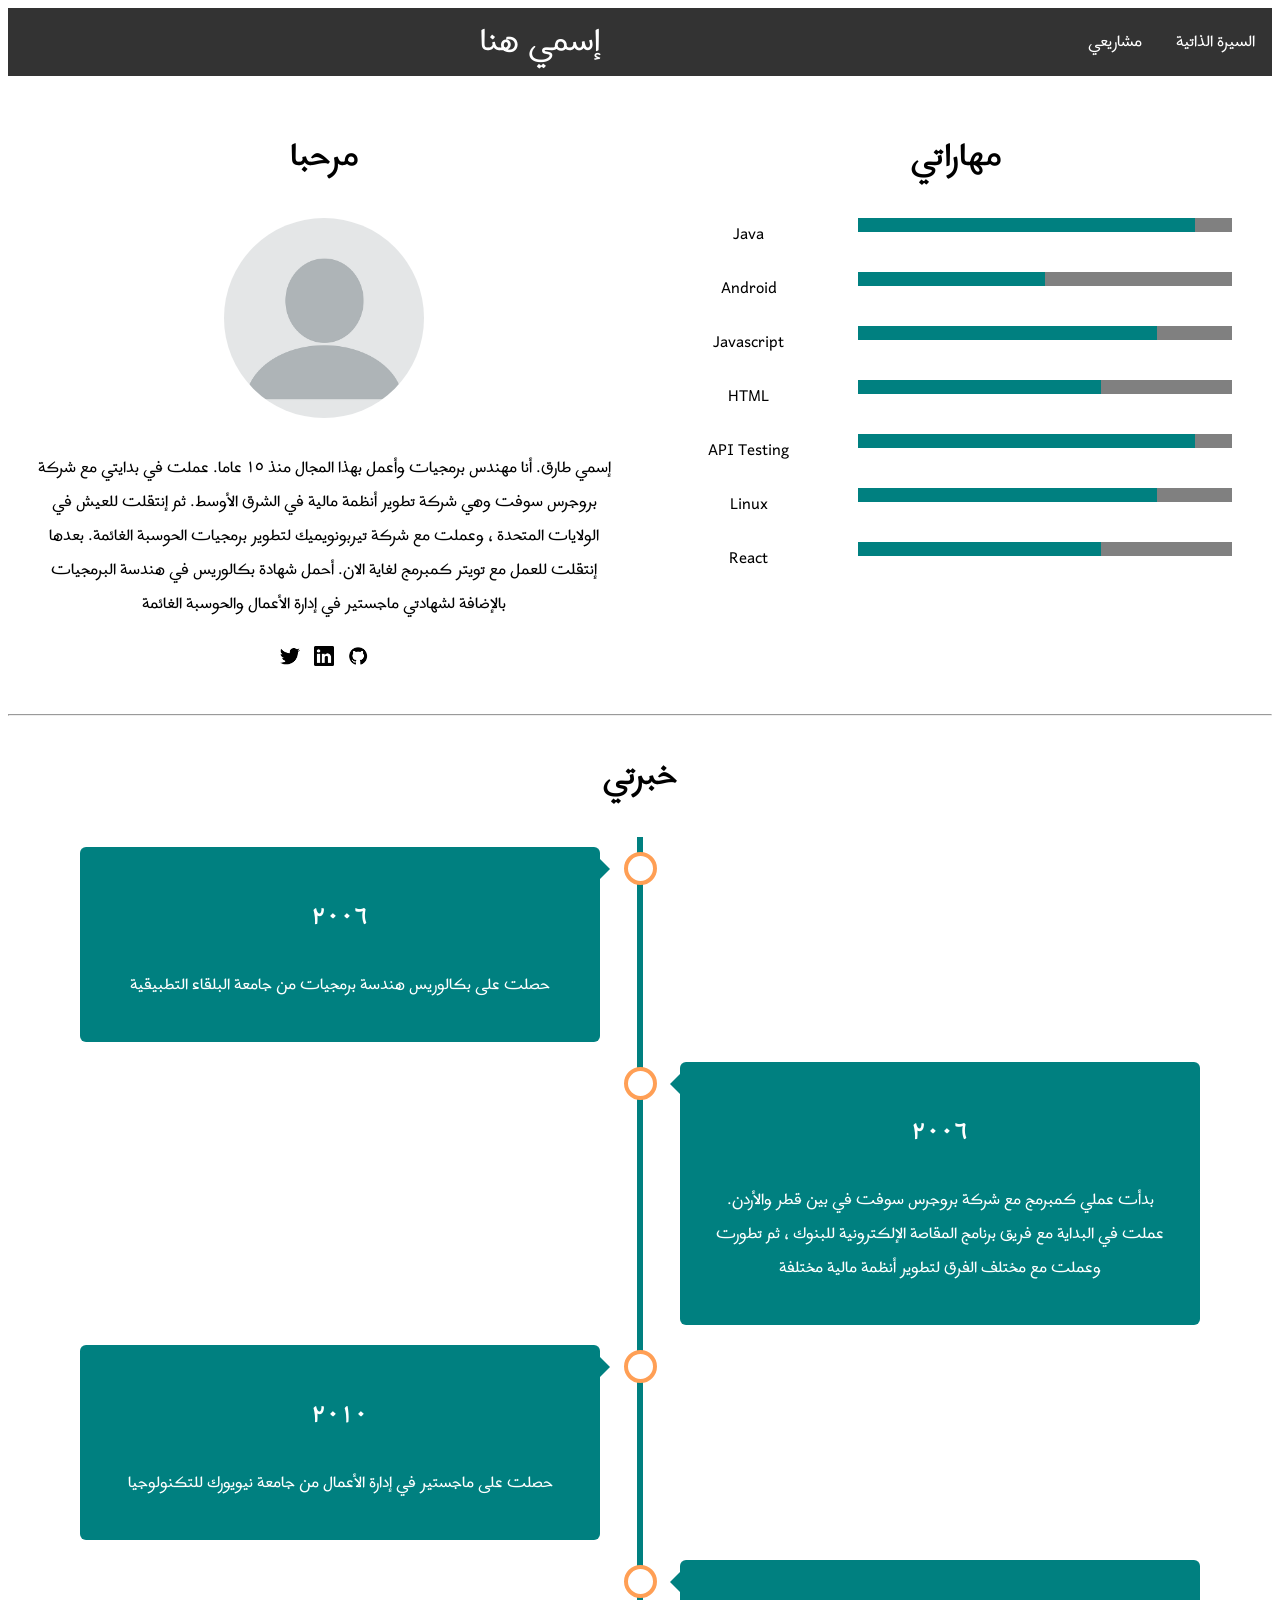
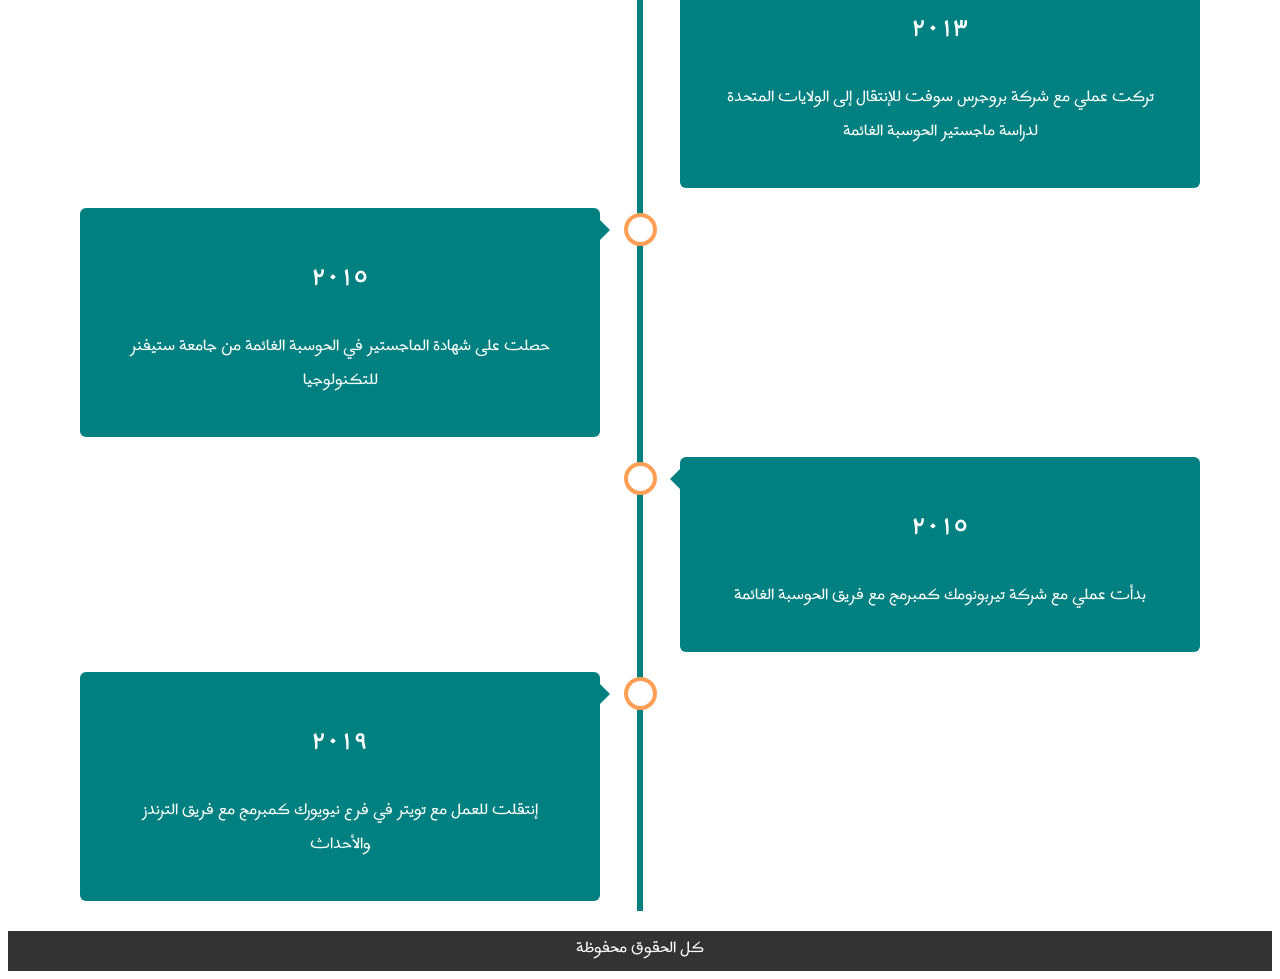
<file: index.html>
<!DOCTYPE html>
<html>
  <head>
    <title>إسمي هنا</title>
    <link rel="stylesheet" href="./css/style.css" />
    <link
      href="https://fonts.googleapis.com/css?family=Harmattan&display=swap"
      rel="stylesheet"/>
  </head>
  <body>
    <div>
      <ul class="nav-style-ul">
        <li class="nav-style-li"><a class="active" href="index.html">السيرة الذاتية</a></li>
        <li class="nav-style-li"><a href="projects.html">مشاريعي</a></li>
        <p class="title-name">إسمي هنا</p>
      </ul>
    </div>

    <div class="row" id="first-row">
      <div class="column">
        <h1>مرحبا</h1>
        <img src="./images/profile.png" class="photo" />
        <p>
          إسمي طارق. أنا مهندس برمجيات وأعمل بهذا المجال منذ ١٥ عاما. عملت في
          بدايتي مع شركة بروجرس سوفت وهي شركة تطوير أنظمة مالية في الشرق الأوسط.
          ثم إنتقلت للعيش في الولايات المتحدة ، وعملت مع شركة تيربونويميك لتطوير
          برمجيات الحوسبة الغائمة. بعدها إنتقلت للعمل مع تويتر كمبرمج لغاية
          الان. أحمل شهادة بكالوريس في هندسة البرمجيات بالإضافة لشهادتي ماجستير
          في إدارة الأعمال والحوسبة الغائمة
        </p>
        <div style="text-align: center;">
          <a target="_blank" href="https://www.twitter.com">
            <img src="images/icon_twitter.png"class="social"/></a>
          <a target="_blank" href="https://www.linkedin.com">
            <img src="images/icon_linkedin.png" class="social"/></a>
          <a target="_blank" href="https://www.github.com">
            <img src="images/icon_github.png" class="social"/></a>
        </div>
      </div>
      <div class="column">
        <div>
          <h1>مهاراتي</h1>
          <div class="row">
            <div class="left">Java</div>
            <div class="right">
              <li>
                <span class="bar">
                  <span class="java"></span>
                </span>
              </li>
            </div>
          </div>
          <div class="row">
            <div class="left">Android</div>
            <div class="right">
              <li>
                <span class="bar">
                  <span class="android"></span>
                </span>
              </li>
            </div>
          </div>
          <div class="row">
            <div class="left">Javascript</div>
            <div class="right">
              <li>
                <span class="bar">
                  <span class="javascript"></span>
                </span>
              </li>
            </div>
          </div>
          <div class="row">
            <div class="left">HTML</div>
            <div class="right">
              <li>
                <span class="bar">
                  <span class="html"></span>
                </span>
              </li>
            </div>
          </div>
          <div class="row">
            <div class="left">API Testing</div>
            <div class="right">
              <li>
                <span class="bar">
                  <span class="java"></span>
                </span>
              </li>
            </div>
          </div>
          <div class="row">
            <div class="left">Linux</div>
            <div class="right">
              <li>
                <span class="bar">
                  <span class="javascript"></span>
                </span>
              </li>
            </div>
          </div>
          <div class="row">
            <div class="left">React</div>
            <div class="right">
              <li>
                <span class="bar">
                  <span class="html"></span>
                </span>
              </li>
            </div>
          </div>
        </div>
      </div>
    </div>
    <hr />
    <div class="row-exp" id="second-row">
      <div class="column-exp">
        <h1>خبرتي</h1>
        <div class="timeline">
          <div class="container left-exp">
            <div class="content">
              <h2>٢٠٠٦</h2>
              <p>حصلت على بكالوريس هندسة برمجيات من جامعة البلقاء التطبيقية</p>
            </div>
          </div>
          <div class="container right-exp">
            <div class="content">
              <h2>٢٠٠٦</h2>
              <p>
                بدأت عملي كمبرمج مع شركة بروجرس سوفت في بين قطر والأردن. عملت في
                البداية مع فريق برنامج المقاصة الإلكترونية للبنوك ، ثم تطورت
                وعملت مع مختلف الفرق لتطوير أنظمة مالية مختلفة
              </p>
            </div>
          </div>
          <div class="container left-exp">
            <div class="content">
              <h2>٢٠١٠</h2>
              <p>
                حصلت على ماجستير في إدارة الأعمال من جامعة نيويورك للتكنولوجيا
              </p>
            </div>
          </div>
          <div class="container right-exp">
            <div class="content">
              <h2>٢٠١٣</h2>
              <p>
                تركت عملي مع شركة بروجرس سوفت للإنتقال إلى الولايات المتحدة
                لدراسة ماجستير الحوسبة الغائمة
              </p>
            </div>
          </div>
          <div class="container left-exp">
            <div class="content">
              <h2>٢٠١٥</h2>
              <p>
                حصلت على شهادة الماجستير في الحوسبة الغائمة من جامعة ستيفنر
                للتكنولوجيا
              </p>
            </div>
          </div>
          <div class="container right-exp">
            <div class="content">
              <h2>٢٠١٥</h2>
              <p>
                بدأت عملي مع شركة تيربونومك كمبرمج مع فريق الحوسبة الغائمة
              </p>
            </div>
          </div>
          <div class="container left-exp">
            <div class="content">
              <h2>٢٠١٩</h2>
              <p>
                إنتقلت للعمل مع تويتر في فرع نيويورك كمبرمج مع فريق الترندز
                والأحداث
              </p>
            </div>
          </div>
        </div>
      </div>
    </div>
    <div class="footer">
      <p>كل الحقوق محفوظة</p>
    </div>
  </body>
</html>
</file>
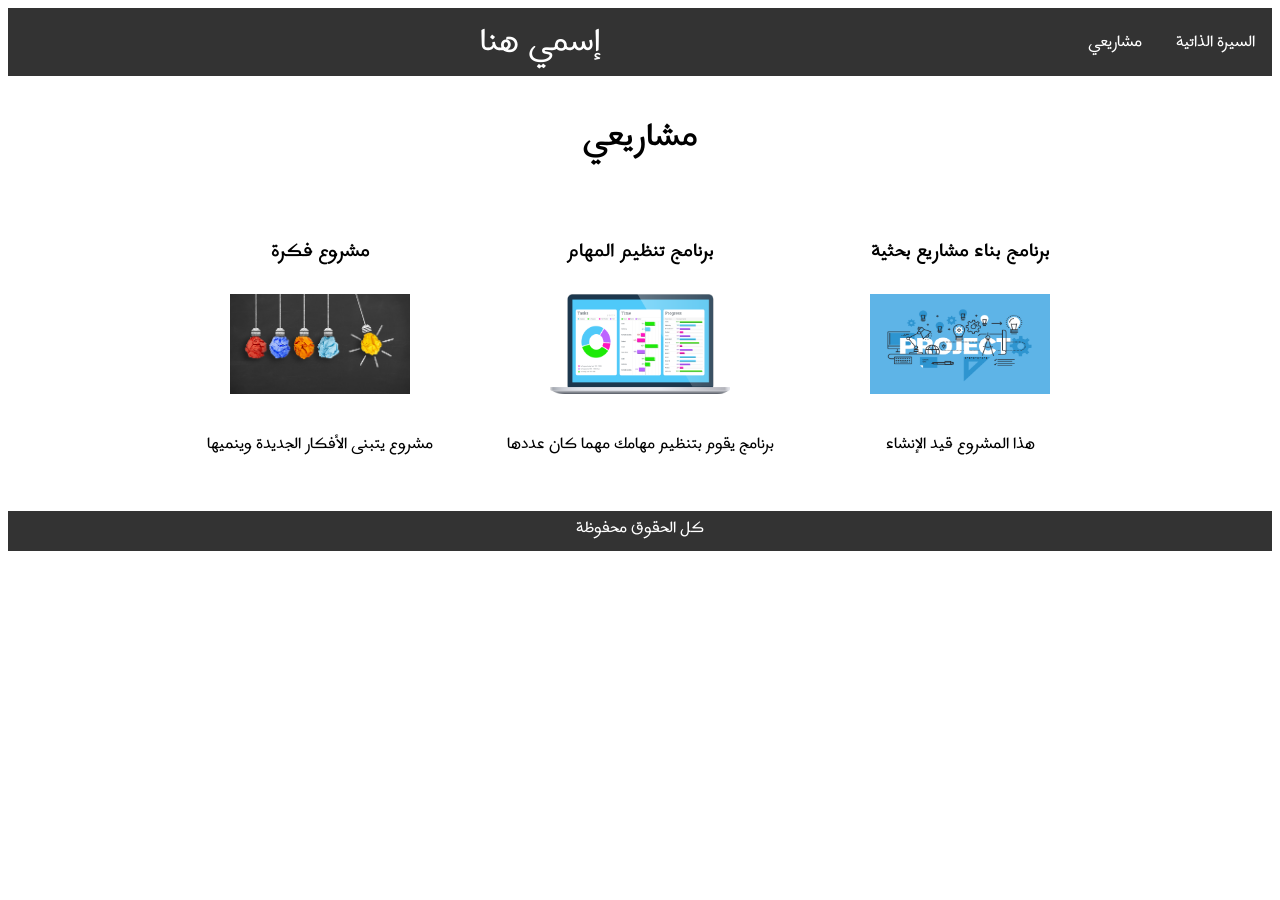
<file: projects.html>
<!DOCTYPE html>
<html>
  <head>
    <title>مشاريعي</title>
    <link rel="stylesheet" href="./css/style.css" />
    <link
      href="https://fonts.googleapis.com/css?family=Harmattan&display=swap"
      rel="stylesheet"/>
  </head>
  <body>
    <div>
      <ul class="nav-style-ul">
        <li class="nav-style-li">
          <a class="active" href="index.html">السيرة الذاتية</a>
        </li>
        <li class="nav-style-li"><a href="projects.html">مشاريعي</a></li>
        <p class="title-name">إسمي هنا</p>
      </ul>
    </div>
    <div>
      <h1>مشاريعي</h1>
      <div id="projects-div">
        <script src="./scripts/projects.js"></script>
        <script src="./scripts/projects-handler.js"></script>
      </div>
    </div>
    <div class="footer">
      <p>كل الحقوق محفوظة</p>
    </div>
  </body>
</html>
</file>
<file: css/style.css>
* {
  box-sizing: border-box;
  list-style: none;
}

body {
  text-align: center;
  font-family: "Harmattan", sans-serif;
  font-size: 20px;
}

.photo {
  width: 200px;
  height: 200px;
  border-radius: 200px;
}

/* Create two equal columns that floats next to each other */
.column {
  float: left;
  width: 50%;
  padding: 20px;
  padding-top: 0px;
}

/* Clear floats after the columns */
.row:after {
  content: "";
  display: table;
  clear: both;
}

@media screen and (max-width: 800px) {
  .column {
    width: 100%; /* The width is 100%, when the viewport is 1000px or smaller */
  }
}

ul.nav-style-ul {
  list-style-type: none;
  margin-top: 0;
  padding: 0;
  overflow: hidden;
  background-color: #333;
}

li.nav-style-li {
  float: right;
}

li.nav-style-li a {
  display: block;
  color: white;
  text-align: center;
  padding: 17px;
  text-decoration: none;
}

li.nav-style-li a:hover {
  background-color: #111;
}

.title-name {
  display: inline;
  color: white;
  text-decoration: none;
  font-size: 40px;
}

/* Skills section classes */
.bar {
  background: grey;
  display: block;
  height: 14px;
}
.bar span {
  height: 14px;
  float: left;
  background: teal;
}
.java {
  width: 90%;
  animation: java 2s;
}
.android {
  width: 50%;
  animation: android 2s;
}
.javascript {
  width: 80%;
  animation: javascript 2s;
}
.html {
  width: 65%;
  animation: html 2s;
}
@keyframes java {
  0% {
    width: 0%;
  }
  100% {
    width: 90%;
  }
}
@keyframes android {
  0% {
    width: 0%;
  }
  100% {
    width: 50%;
  }
}
@keyframes javascript {
  0% {
    width: 0%;
  }
  100% {
    width: 80%;
  }
}
@keyframes html {
  0% {
    width: 0%;
  }
  100% {
    width: 65%;
  }
}

/* End of Skills section */

.left {
  float: left;
  width: 30%;
  padding: 20px;
  padding-top: 0px;
}
.right {
  float: right;
  width: 70%;
  padding: 20px;
  padding-top: 0px;
}

.timeline {
  position: relative;
  max-width: 1200px;
  margin: 0 auto;
}

/* Start of Experience section */

/* The actual timeline (the vertical ruler) */
.timeline::after {
  content: "";
  position: absolute;
  width: 6px;
  background-color: teal;
  top: 0;
  bottom: 0;
  left: 50%;
  margin-left: -3px;
}

/* Container around content */
.container {
  padding: 10px 40px;
  position: relative;
  background-color: inherit;
  width: 50%;
}

/* The circles on the timeline */
.container::after {
  content: "";
  position: absolute;
  width: 25px;
  height: 25px;
  right: -17px;
  background-color: white;
  border: 4px solid #ff9f55;
  top: 15px;
  border-radius: 50%;
  z-index: 1;
}

/* Place the container to the left */
.left-exp {
  left: 0;
}

/* Place the container to the right */
.right-exp {
  left: 50%;
}

/* Add arrows to the left container (pointing right) */
.left-exp::before {
  content: " ";
  height: 0;
  position: absolute;
  top: 22px;
  width: 0;
  z-index: 1;
  right: 30px;
  border: medium solid teal;
  border-width: 10px 0 10px 10px;
  border-color: transparent transparent transparent teal;
}

/* Add arrows to the right container (pointing left) */
.right-exp::before {
  content: " ";
  height: 0;
  position: absolute;
  top: 22px;
  width: 0;
  z-index: 1;
  left: 30px;
  border: medium solid teal;
  border-width: 10px 10px 10px 0;
  border-color: transparent teal transparent transparent;
}

/* Fix the circle for containers on the right side */
.right-exp::after {
  left: -16px;
}

/* The actual content */
.content {
  padding: 20px 30px;
  background-color: teal;
  color: white;
  position: relative;
  border-radius: 6px;
}

/* Media queries - Responsive timeline on screens less than 600px wide */
@media screen and (max-width: 600px) {
  /* Place the timelime to the left */
  .timeline::after {
    left: 31px;
  }

  /* Full-width containers */
  .container {
    width: 100%;
    padding-left: 70px;
    padding-right: 25px;
  }

  /* Make sure that all arrows are pointing leftwards */
  .container::before {
    left: 60px;
    border: medium solid white;
    border-width: 10px 10px 10px 0;
    border-color: transparent white transparent transparent;
  }

  /* Make sure all circles are at the same spot */
  .left-exp::after,
  .right-exp::after {
    left: 15px;
  }

  /* Make all right containers behave like the left ones */
  .right-exp {
    left: 0%;
  }
}

/* End of Experience section */

.footer {
  height: 40px;
  width: 100%;
  background-color: #333;
  color: white;
  text-align: center;
}

.social{
  width: 20px;
  margin: 5px;
}
</file>
